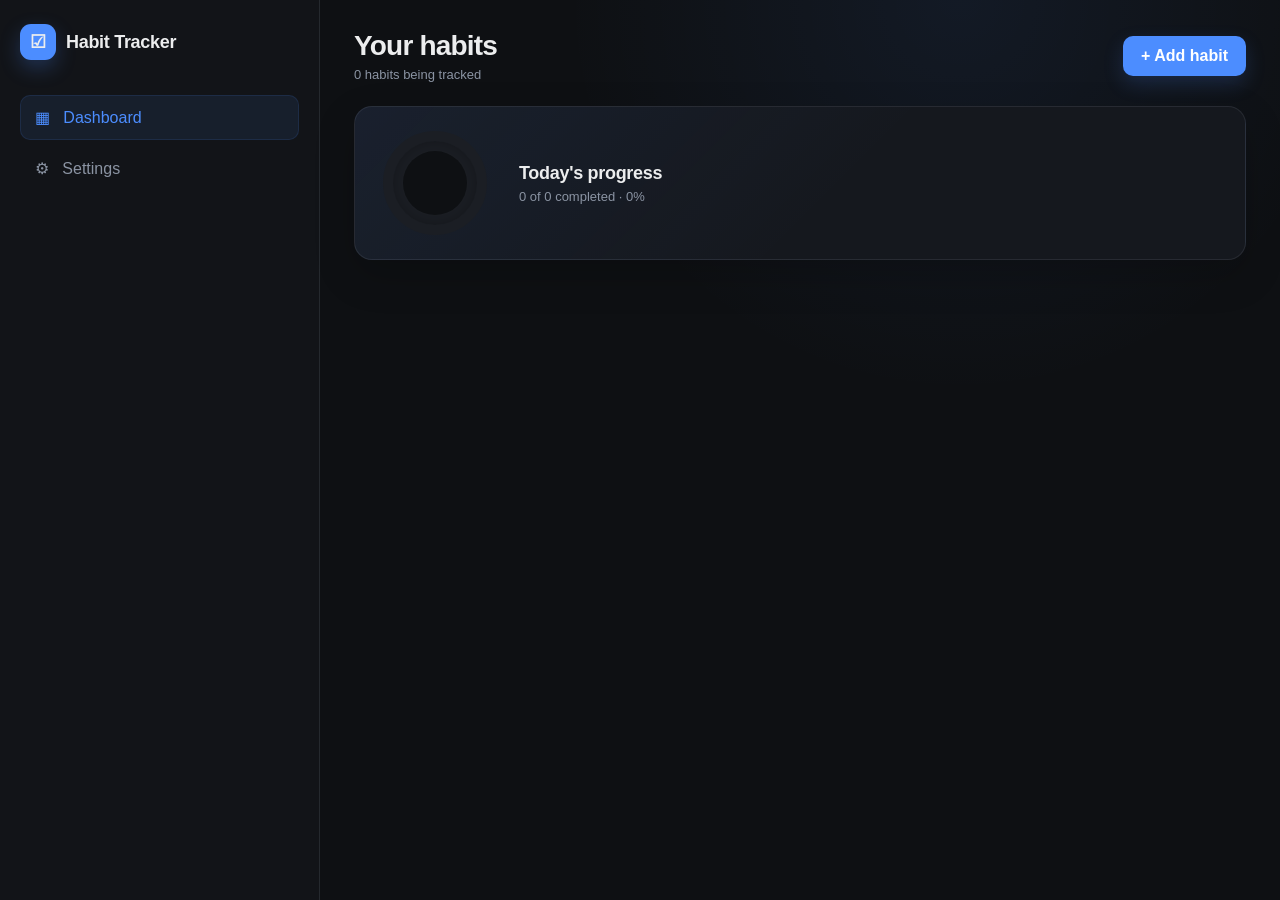
<file: index.html>
<!doctype html>
  <html lang="en">
    <head>
      <meta charset="UTF-8" />
      <meta name="viewport" content="width=device-width, initial-scale=1.0" />

      <title>Habit Tracker</title>

      <link rel="stylesheet" href="style.css" />
      <link rel="stylesheet" href="light.css">
    </head>

    <body>
      <div class="layout">
        <!-- Sidebar -->
        <aside class="sideBar">
          <h3>
            <span class="bgBlue">☑</span>
            Habit Tracker
          </h3>

          <nav>
            <ul class="menu">
              <li class="active">▦&nbsp;&nbsp; Dashboard</li>
              <li><a class="setting" href="setting.html">⚙&nbsp;&nbsp; Settings</a></li>
            </ul>
          </nav>
        </aside>

        <!-- Main Content -->
        <main class="content">
          <header>
            <div>
              <h2>Your habits</h2>
              <p id="countHabit">0 habits being tracked</p>
            </div>

            <button type="button" id="addHabitBtn">+ Add habit</button>
          </header>

          <!-- Progress -->
          <section class="mainContent">
            <div class="progressCircle"></div>

            <div class="progressInfo">
              <h3>Today's progress</h3>
              <p id="progressText">0 of 0 completed · 0%</p>
            </div>
          </section>

          <!-- Habits -->
          <section class="tasks" aria-label="Your habits"></section>
        </main>
      </div>

      <!-- Add Habit Modal -->
      <div id="habitBlurModel">
        <div id="addHabitWindow">
          <form class="habitInformation">
            <label for="habitName"> Habit name </label>

            <input
              id="habitName"
              name="habitName"
              type="text"
              placeholder="Morning run"
              required
            />

            <label for="iconSelection"> Icon </label>

            <select id="iconSelection" name="icon" required>
              <option value="🏃">🏃</option>
              <option value="🏋️">🏋️</option>
              <option value="🏊">🏊</option>
              <option value="📈">📈</option>
              <option value="💼">💼</option>
              <option value="💰">💰</option>
              <option value="📚">📚</option>
              <option value="💻">💻</option>
              <option value="☕">☕</option>
              <option value="🌙">🌙</option>
              <option value="⭐">⭐</option>
              <option value="💧">💧</option>
              <option value="😴">😴</option>
              <option value="🩺">🩺</option>
            </select>

            <button type="submit" id="addHabitbtn">+ Create Habit</button>

            <button type="button" id="cancelButton">Cancel</button>
          </form>
        </div>
      </div>

      <!-- Edit Habit Modal -->
      <div id="editHabitBlur">
        <div id="editHabitWindow">
          <form class="editHabitInformation">
            <label for="editHabitName"> Habit name </label>

            <input
              id="editHabitName"
              name="habitName"
              type="text"
              placeholder="Morning run"
              required
            />

            <label for="editIconSelection"> Icon </label>

            <select id="editIconSelection" name="icon" required>
              <option value="🏃">🏃</option>
              <option value="🏋️">🏋️</option>
              <option value="🏊">🏊</option>
              <option value="📈">📈</option>
              <option value="💼">💼</option>
              <option value="💰">💰</option>
              <option value="📚">📚</option>
              <option value="💻">💻</option>
              <option value="☕">☕</option>
              <option value="🌙">🌙</option>
              <option value="⭐">⭐</option>
              <option value="💧">💧</option>
              <option value="😴">😴</option>
              <option value="🩺">🩺</option>
            </select>

            <button type="submit" id="saveHabitbtn">Save Changes</button>

            <button type="button" id="cancelEditButton">Cancel</button>
          </form>
        </div>
      </div>

      <script src="src/habit-tracker.js"></script>
    </body>
  </html>
</file>
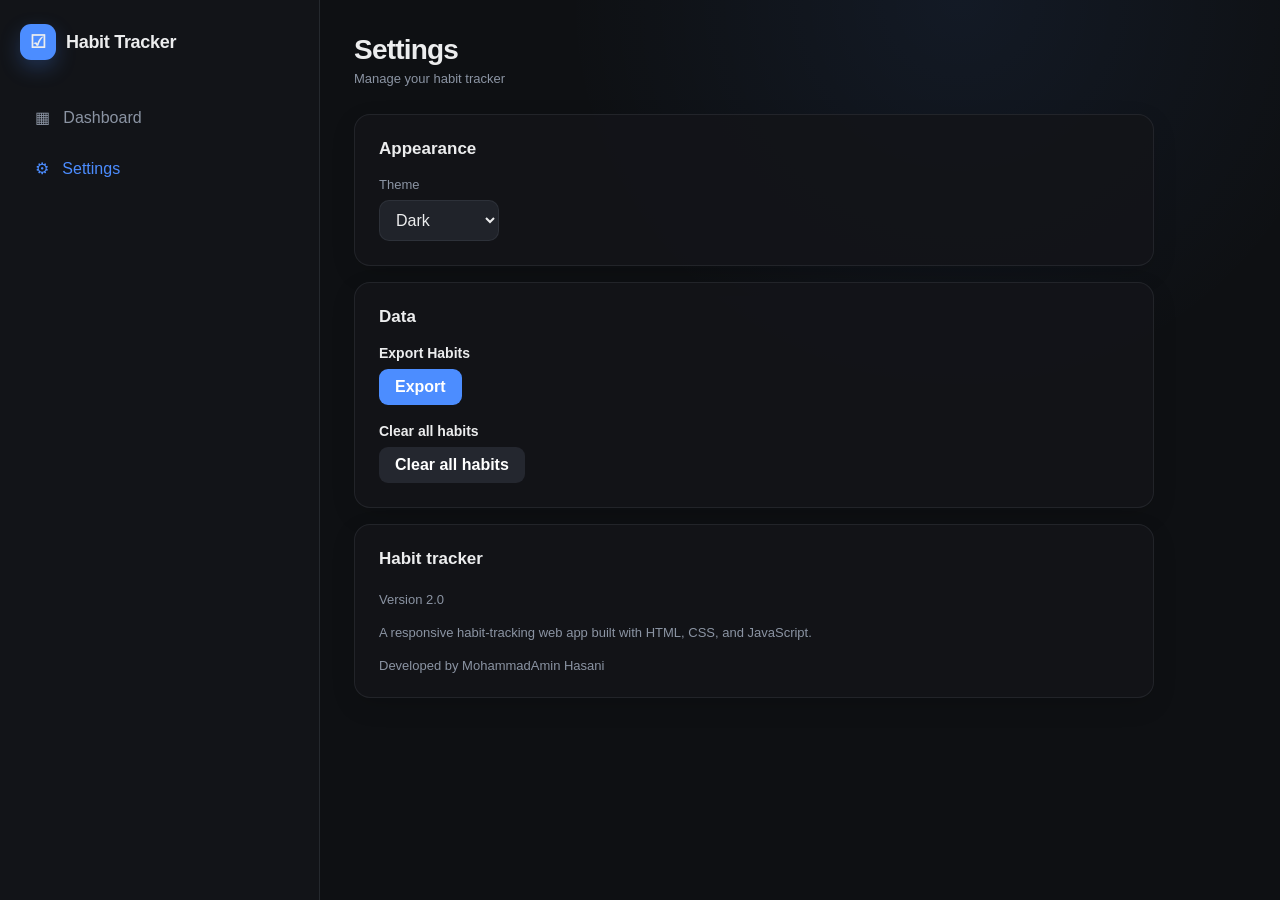
<file: setting.html>
<!doctype html>
<html lang="en">
  <head>
    <meta charset="UTF-8" />
    <meta name="viewport" content="width=device-width, initial-scale=1.0" />
    <title>Settings</title>
    <link rel="stylesheet" href="light.css">
    <link rel="stylesheet" href="setting.css">
  </head>
  <body>
    <div class="setting-layout">
      <aside class="sideBar">
        <h3>
          <span class="bgBlue">☑</span>
          Habit Tracker
        </h3>

        <nav>
          <ul class="menu">
            <li><a href="index.html">▦&nbsp;&nbsp; Dashboard</a></li>
            <li class="active"><a href="setting.html">⚙&nbsp;&nbsp; Settings</a></li>
          </ul>
        </nav>
      </aside>
      <main class="main-content">
        <h2>Settings</h2>
        <p>Manage your habit tracker</p>
        <form>
          <div class="theme-selection">
            <h3>Appearance</h3>
            <label for="themes">Theme</label>
            <select id="themes">
              <option value="Dark">Dark</option>
              <option value="Light">Light</option>
            </select>
          </div>
          <div class="data">
            <h3>Data</h3>
            <h4>Export Habits</h4>
            <button id="export-btn" type="button">Export</button>
            <h4>Clear all habits</h4>
            <button id="clear-btn" type="button">Clear all habits</button>
          </div>
          <div class="about">
            <h2>Habit tracker</h2><br>
            <p>Version 2.0</p><br>
            <p>A responsive habit-tracking web app built with HTML, CSS, and JavaScript.</p><br>
            <p>Developed by MohammadAmin Hasani</p>
          </div>
        </form>
      </main>
    </div>
    <script src="src/setting.js"></script>
  </body>
</html>
</file>
<file: style.css>
/* =========================
   Base
========================= */

* {
  box-sizing: border-box;
  margin: 0;
  padding: 0;
}

html,
body {
  min-height: 100%;
  overflow-x: hidden;
}

body {
  background:
    radial-gradient(circle at 75% 0%, rgba(76, 141, 255, 0.08), transparent 30%),
    #0e1013;
  color: #ecedee;
  font-family: "Segoe UI", Tahoma, Geneva, Verdana, sans-serif;
}

button,
input,
select {
  font: inherit;
}

button,
.edit,
.remove {
  cursor: pointer;
}


/* =========================
   Layout
========================= */

.layout {
  display: flex;
  min-height: 100vh;
}

.sideBar {
  width: 25%;
  padding: 24px 20px;
  background: rgba(19, 21, 25, 0.92);
  border-right: 1px solid rgba(139, 148, 163, 0.16);
}

.content {
  width: 75%;
  max-width: 1200px;
  padding: 0 34px 40px;
}

.sideBar h3 {
  display: flex;
  align-items: center;
  font-size: 18px;
  letter-spacing: -0.3px;
}

.bgBlue {
  display: grid;
  place-items: center;
  width: 36px;
  height: 36px;
  margin-right: 10px;
  border-radius: 11px;
  background: #4c8dff;
  box-shadow: 0 8px 20px rgba(76, 141, 255, 0.25);
}

.menu {
  margin-top: 35px;
  list-style: none;
}

.menu li {
  padding: 12px 14px;
  margin-bottom: 6px;
  border: 1px solid transparent;
  border-radius: 10px;
  color: #8b94a3;
  transition: 0.2s ease;
  text-decoration: none;
}

.menu a {
  color: #8b94a3;
  text-decoration: none;
}

.menu li:hover,
.menu li.active {
  background: rgba(76, 141, 255, 0.09);
  border-color: rgba(76, 141, 255, 0.12);
  color: #4c8dff;
}

.menu li:hover a,
.menu li.active a {
  color: #4c8dff;
}


/* =========================
   Header
========================= */

header {
  display: flex;
  align-items: center;
  justify-content: space-between;
  padding: 30px 0 24px;
}

header h2 {
  font-size: 28px;
  letter-spacing: -0.8px;
}

header p,
.taskInfo p,
.progressInfo p {
  margin-top: 5px;
  color: #8b94a3;
  font-size: 13px;
}

header button,
#addHabitbtn,
#saveHabitbtn {
  padding: 11px 18px;
  border: 0;
  border-radius: 10px;
  background: #4c8dff;
  color: #fff;
  font-weight: 700;
  box-shadow: 0 8px 20px rgba(76, 141, 255, 0.18);
  transition: 0.2s ease;
}

header button:hover,
#addHabitbtn:hover,
#saveHabitbtn:hover {
  transform: translateY(-2px);
  filter: brightness(1.08);
  box-shadow: 0 12px 25px rgba(76, 141, 255, 0.25);
}

header button:active,
#addHabitbtn:active,
#saveHabitbtn:active {
  transform: translateY(0);
}


/* =========================
   Progress
========================= */

.mainContent {
  display: flex;
  align-items: center;
  gap: 32px;
  padding: 24px 28px;
  border: 1px solid rgba(139, 148, 163, 0.15);
  border-radius: 18px;
  background:
    linear-gradient(
      135deg,
      rgba(76, 141, 255, 0.07),
      transparent 55%
    ),
    #15181e;
  box-shadow: 0 15px 40px rgba(0, 0, 0, 0.18);
}

.progressCircle {
  position: relative;
  width: 104px;
  height: 104px;
  flex-shrink: 0;
  border: 10px solid #1b1e24;
  border-radius: 50%;
  box-shadow: inset 0 0 15px rgba(0, 0, 0, 0.25);
}

.progressCircle::before {
  content: "";
  position: absolute;
  inset: 10px;
  border-radius: 50%;
  background: #0e1013;
}

.progressInfo h3 {
  font-size: 18px;
  letter-spacing: -0.3px;
}


/* =========================
   Habits
========================= */

.tasks {
  margin-top: 22px;
}

.task {
  display: flex;
  align-items: center;
  gap: 15px;
  padding: 15px;
  margin-bottom: 10px;
  border: 1px solid rgba(139, 148, 163, 0.13);
  border-radius: 15px;
  background: rgba(19, 21, 25, 0.9);
  box-shadow: 0 8px 25px rgba(0, 0, 0, 0.12);
  transition:
    transform 0.2s ease,
    border-color 0.2s ease,
    background 0.2s ease;
}

.task:hover {
  transform: translateY(-2px);
  border-color: rgba(76, 141, 255, 0.3);
  background: #16191e;
}

.taskIcon {
  display: grid;
  place-items: center;
  width: 42px;
  height: 42px;
  flex-shrink: 0;
  border: 1px solid rgba(139, 148, 163, 0.1);
  border-radius: 11px;
  background: rgba(139, 148, 163, 0.08);
  transition: 0.2s ease;
}

.taskIcon.checked {
  background: rgba(85, 224, 85, 0.15);
  border-color: rgba(85, 224, 85, 0.2);
}

.taskInfo {
  flex: 1;
  min-width: 0;
}

.taskInfo .habitName {
  display: block;
  overflow: hidden;
  color: #ecedee;
  font-weight: 600;
  text-overflow: ellipsis;
  white-space: nowrap;
}

.taskInfo p.green {
  color: #55e055;
}

.taskControls {
  display: flex;
  align-items: center;
  gap: 16px;
}

.checkBox {
  width: 18px;
  height: 18px;
  accent-color: #4c8dff;
  cursor: pointer;
}

.actions {
  display: flex;
  gap: 3px;
}

.edit,
.remove {
  padding: 7px;
  border-radius: 8px;
  color: #737d8d;
  transition: 0.2s ease;
}

.edit:hover,
.remove:hover {
  background: rgba(139, 148, 163, 0.1);
  color: #ecedee;
}


/* =========================
   Modals
========================= */

#habitBlurModel,
#editHabitBlur {
  position: fixed;
  inset: 0;
  z-index: 100;
  display: none;
  align-items: center;
  justify-content: center;
  padding: 20px;
  background: rgba(0, 0, 0, 0.62);
  backdrop-filter: blur(10px);
}

#habitBlurModel.active,
#editHabitBlur.active {
  display: flex;
}

#addHabitWindow,
#editHabitWindow {
  width: min(420px, 100%);
  padding: 32px;
  border: 1px solid rgba(139, 148, 163, 0.18);
  border-radius: 20px;
  background: #15181e;
  box-shadow:
    0 25px 70px rgba(0, 0, 0, 0.5),
    0 0 0 1px rgba(255, 255, 255, 0.02);
}

.habitInformation,
.editHabitInformation {
  display: flex;
  flex-direction: column;
}

.habitInformation label,
.editHabitInformation label {
  margin-bottom: 7px;
  color: #dfe2e6;
  font-size: 13px;
  font-weight: 600;
}

.habitInformation input,
.habitInformation select,
.editHabitInformation input,
.editHabitInformation select {
  height: 43px;
  margin-bottom: 15px;
  padding: 0 12px;
  border: 1px solid rgba(139, 148, 163, 0.1);
  border-radius: 10px;
  outline: none;
  background: #20232a;
  color: #ecedee;
  transition: 0.2s ease;
}

.habitInformation input::placeholder,
.editHabitInformation input::placeholder {
  color: #687181;
}

.habitInformation input:focus,
.habitInformation select:focus,
.editHabitInformation input:focus,
.editHabitInformation select:focus {
  border-color: #4c8dff;
  background: #232730;
  box-shadow: 0 0 0 3px rgba(76, 141, 255, 0.1);
}

.habitInformation select,
.editHabitInformation select {
  width: 70px;
}

#cancelButton,
#cancelEditButton {
  padding: 10px 18px;
  margin-top: 8px;
  border: 0;
  border-radius: 10px;
  background: #24272f;
  color: #dfe2e6;
  font-weight: 700;
  transition: 0.2s ease;
}

#cancelButton:hover,
#cancelEditButton:hover {
  background: #30343d;
}


/* =========================
   Focus
========================= */

button:focus-visible,
input:focus-visible,
select:focus-visible,
.edit:focus-visible,
.remove:focus-visible {
  outline: 2px solid #4c8dff;
  outline-offset: 3px;
}


/* =========================
   Mobile
========================= */

@media (max-width: 768px) {
  .layout {
    flex-direction: column;
  }

  .sideBar,
  .content {
    width: 100%;
  }

  .sideBar {
    padding: 16px;
    border-right: 0;
    border-bottom: 1px solid rgba(139, 148, 163, 0.16);
  }

  .menu {
    display: flex;
    gap: 6px;
    margin-top: 18px;
  }

  .menu li {
    flex: 1;
    margin: 0;
  }

  .content {
    padding: 0 15px 25px;
  }

  header {
    padding: 22px 0;
  }

  header h2 {
    font-size: 24px;
  }

  .mainContent {
    gap: 22px;
    padding: 20px;
  }

  .progressCircle {
    width: 90px;
    height: 90px;
  }

  .task {
    padding: 13px;
  }

  #addHabitWindow,
  #editHabitWindow {
    padding: 25px;
  }
}

@media (max-width: 480px) {
  header {
    align-items: flex-start;
    gap: 15px;
  }

  header button {
    padding: 9px 13px;
    white-space: nowrap;
  }

  .mainContent {
    gap: 18px;
  }

  .progressCircle {
    width: 78px;
    height: 78px;
    border-width: 8px;
  }

  .progressCircle::before {
    inset: 8px;
  }

  .progressInfo h3 {
    font-size: 16px;
  }

  .taskControls {
    gap: 8px;
  }
}
</file>
<file: light.css>
/* =========================
   Dashboard Light Theme
========================= */

body.light {
  background: #f5f7fa;
  color: #15181e;
}

body.light .sideBar {
  background: #ffffff;
  border-color: #dfe3e8;
}

body.light .task,
body.light .mainContent {
  background: #ffffff;
  border-color: #dfe3e8;
}

body.light .taskInfo .habitName {
  color: #15181e;
}

body.light header p,
body.light .taskInfo p,
body.light .progressInfo p {
  color: #687181;
}

body.light .progressCircle {
  border-color: #e2e6eb;
}

body.light .progressCircle::before {
  background: #ffffff;
}

body.light .taskIcon {
  background: #f1f3f6;
  border-color: #dfe3e8;
}

body.light .habitInformation input,
body.light .habitInformation select,
body.light .editHabitInformation input,
body.light .editHabitInformation select {
  background: #f1f3f6;
  color: #15181e;
  border-color: #dfe3e8;
}

body.light #addHabitWindow,
body.light #editHabitWindow {
  background: #ffffff;
  border-color: #dfe3e8;
}


/* =========================
   Settings Light Theme
========================= */

body.light .main-content {
  color: #15181e;
}

body.light .main-content > p,
body.light .theme-selection label,
body.light .about p {
  color: #687181;
}

body.light .theme-selection,
body.light .data,
body.light .about {
  background: #ffffff;
  border-color: #dfe3e8;
  box-shadow: 0 8px 25px rgba(0, 0, 0, 0.06);
}

body.light #themes {
  background: #f1f3f6;
  color: #15181e;
  border-color: #dfe3e8;
}

body.light #clear-btn {
  background: #e8ebef;
  color: #15181e;
}

body.light #clear-btn:hover {
  background: #dce1e7;
}

body.light .sideBar h3 {
  color: #15181e;
}


/* =========================
   Sidebar
========================= */

body.light .menu a,
body.light .menu a:visited {
  color: #687181;
}

body.light .menu li:hover {
  background: rgba(76, 141, 255, 0.09);
  border-color: rgba(76, 141, 255, 0.12);
}

body.light .menu li:hover a {
  color: #4c8dff;
}

body.light .menu li.active {
  background: rgba(76, 141, 255, 0.09);
  border-color: rgba(76, 141, 255, 0.12);
}

body.light .menu li.active a {
  color: #4c8dff;
}
</file>
<file: setting.css>
/* =========================
   Base
========================= */

* {
  box-sizing: border-box;
  margin: 0;
  padding: 0;
}

html,
body {
  min-height: 100%;
  overflow-x: hidden;
}

body {
  background:
    radial-gradient(circle at 75% 0%, rgba(76, 141, 255, 0.08), transparent 30%),
    #0e1013;
  color: #ecedee;
  font-family: "Segoe UI", Tahoma, Geneva, Verdana, sans-serif;
}

button,
input,
select {
  font: inherit;
}

button {
  cursor: pointer;
}


/* =========================
   Layout
========================= */

.setting-layout {
  display: flex;
  min-height: 100vh;
}

.sideBar {
  width: 25%;
  min-height: 100vh;
  padding: 24px 20px;
  background: rgba(19, 21, 25, 0.92);
  border-right: 1px solid rgba(139, 148, 163, 0.16);
}

.main-content {
  width: 75%;
  max-width: 1200px;
  padding: 34px;
}


/* =========================
   Sidebar
========================= */

.sideBar h3 {
  display: flex;
  align-items: center;
  font-size: 18px;
  letter-spacing: -0.3px;
}

.bgBlue {
  display: grid;
  place-items: center;
  width: 36px;
  height: 36px;
  margin-right: 10px;
  border-radius: 11px;
  background: #4c8dff;
  box-shadow: 0 8px 20px rgba(76, 141, 255, 0.25);
}

.menu {
  margin-top: 35px;
  list-style: none;
}

.menu li {
  margin-bottom: 6px;
  border: 1px solid transparent;
  border-radius: 10px;
  transition: 0.2s ease;
}

.menu li:hover {
  background: rgba(76, 141, 255, 0.09);
  border-color: rgba(76, 141, 255, 0.12);
}

.menu a {
  display: block;
  padding: 12px 14px;
  color: #8b94a3;
  text-decoration: none;
  transition: 0.2s ease;
}

.menu a,
.menu a:visited {
  color: #8b94a3;
  text-decoration: none;
}

.menu li:hover a,
.menu li.active a {
  color: #4c8dff;
}

.menu li.active {
  color: #4c8dff;
}

/* =========================
   Header
========================= */

.main-content > h2 {
  font-size: 28px;
  letter-spacing: -0.8px;
}

.main-content > p {
  margin-top: 5px;
  color: #8b94a3;
  font-size: 13px;
}


/* =========================
   Settings
========================= */

.main-content form {
  max-width: 800px;
  margin-top: 28px;
}

.theme-selection,
.data,
.about {
  padding: 24px;
  margin-bottom: 16px;
  border: 1px solid rgba(139, 148, 163, 0.13);
  border-radius: 16px;
  background: rgba(19, 21, 25, 0.9);
  box-shadow: 0 8px 25px rgba(0, 0, 0, 0.12);
}

.theme-selection h3,
.data h3,
.about h2 {
  margin-bottom: 18px;
  font-size: 17px;
}

.theme-selection label {
  display: block;
  margin-bottom: 8px;
  color: #8b94a3;
  font-size: 13px;
}

#themes {
  width: 120px;
  padding: 10px 12px;
  border: 1px solid rgba(139, 148, 163, 0.12);
  border-radius: 10px;
  outline: none;
  background: #20232a;
  color: #ecedee;
  cursor: pointer;
  transition: 0.2s ease;
}

#themes:focus {
  border-color: #4c8dff;
  box-shadow: 0 0 0 3px rgba(76, 141, 255, 0.1);
}


/* =========================
   Data
========================= */

.data h4 {
  margin-top: 18px;
  margin-bottom: 8px;
  font-size: 14px;
  font-weight: 600;
}

.data h4:first-of-type {
  margin-top: 0;
}

.data button {
  padding: 9px 16px;
  border: 0;
  border-radius: 9px;
  background: #4c8dff;
  color: #fff;
  font-weight: 700;
  transition: 0.2s ease;
}

.data button:hover {
  transform: translateY(-2px);
  filter: brightness(1.08);
  box-shadow: 0 8px 20px rgba(76, 141, 255, 0.2);
}

#clear-btn {
  background: #24272f;
}

#clear-btn:hover {
  background: #30343d;
  box-shadow: none;
}


/* =========================
   About
========================= */

.about {
  margin-bottom: 0;
}

.about h2 {
  margin-bottom: 5px;
}

.about p {
  color: #8b94a3;
  font-size: 13px;
}


/* =========================
   Focus
========================= */

button:focus-visible,
select:focus-visible,
a:focus-visible {
  outline: 2px solid #4c8dff;
  outline-offset: 3px;
}


/* =========================
   Mobile
========================= */

@media (max-width: 768px) {
  .setting-layout {
    flex-direction: column;
  }

  .sideBar,
  .main-content {
    width: 100%;
  }

  .sideBar {
    min-height: auto;
    padding: 16px;
    border-right: 0;
    border-bottom: 1px solid rgba(139, 148, 163, 0.16);
  }

  .menu {
    display: flex;
    gap: 6px;
    margin-top: 18px;
  }

  .menu li {
    flex: 1;
    margin: 0;
  }

  .main-content {
    padding: 24px 15px;
  }
}

@media (max-width: 480px) {
  .main-content > h2 {
    font-size: 24px;
  }

  .theme-selection,
  .data,
  .about {
    padding: 20px;
  }
}
</file>
